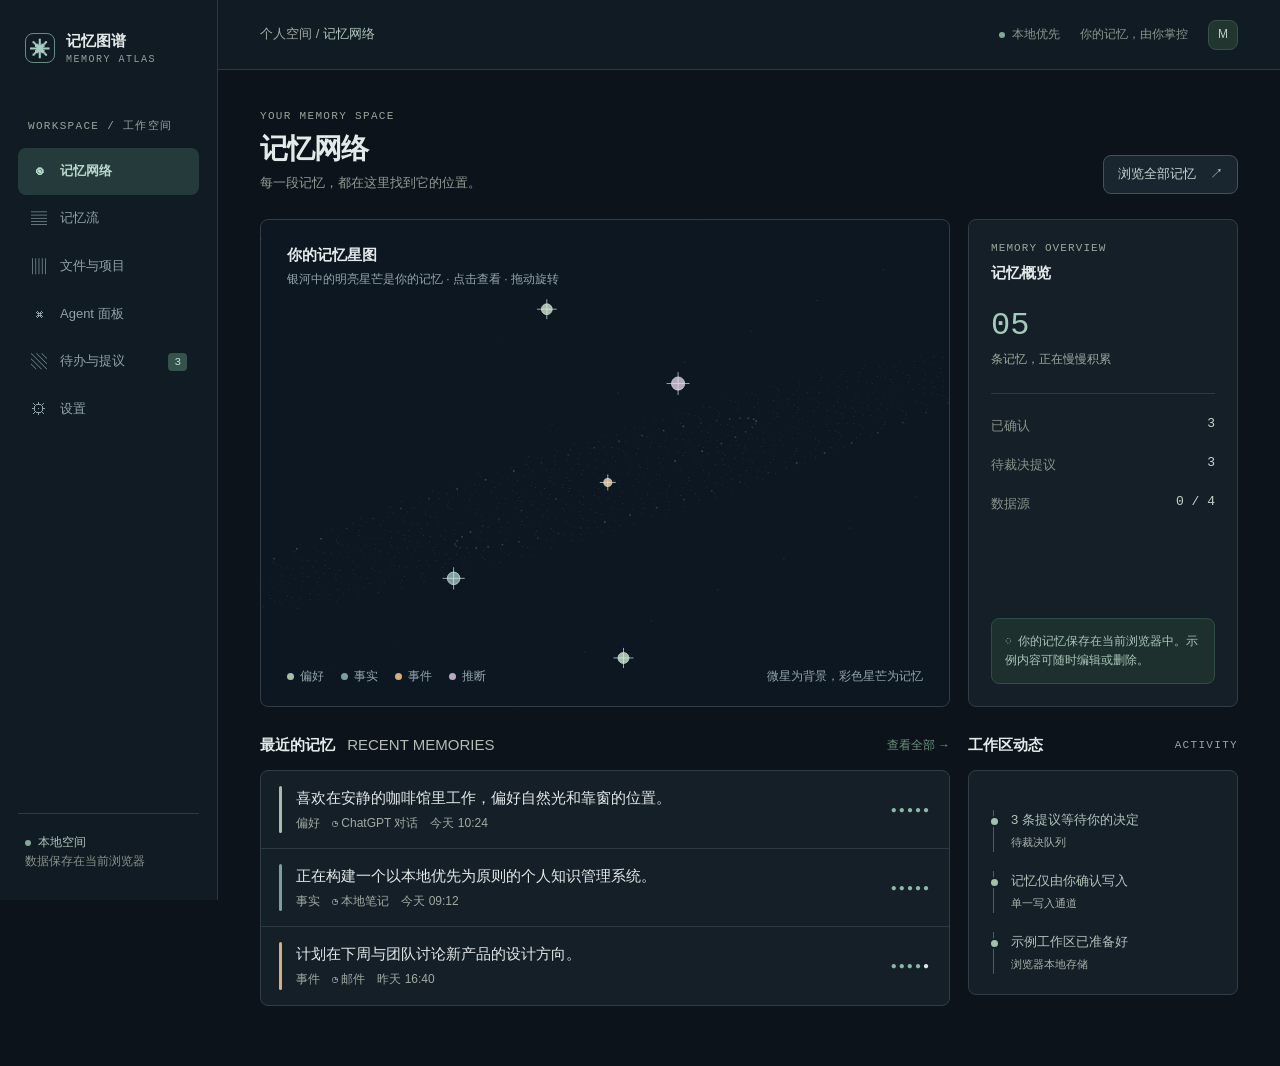
<file: index.html>
<!doctype html>
<html lang="zh-CN"><head><meta charset="utf-8"><meta name="viewport" content="width=device-width,initial-scale=1"><title>记忆图谱 · 个人记忆工作台</title><style>

:root{--ink:#252d2a;--muted:#858d86;--line:#e1e5df;--paper:#f6f7f3;--green:#356c5d;--sage:#a1bcae;--orange:#c68955}*{box-sizing:border-box}body{margin:0;background:var(--paper);color:var(--ink);font:13px/1.6 -apple-system,BlinkMacSystemFont,"Segoe UI","Microsoft YaHei",sans-serif}button,input,select,textarea{font:inherit}button{cursor:pointer}button:focus-visible,input:focus-visible,select:focus-visible{outline:2px solid var(--green);outline-offset:2px}.app{display:flex;min-height:100vh}.side{width:218px;flex:none;background:#fbfcf9;border-right:1px solid var(--line);padding:29px 18px;display:flex;flex-direction:column;position:fixed;top:0;bottom:0}.brand{display:flex;gap:11px;align-items:center;font-size:15px;font-weight:650;padding:0 7px}.brandmark{width:30px;height:30px;border:1px solid #6d9481;border-radius:8px;display:grid;place-items:center;color:var(--green);font-size:20px}.brand small{display:block;color:#98a099;font:10px/1.2 monospace;letter-spacing:.15em;margin-top:1px}.nav-label,.eyebrow{font:11px/1.5 monospace;letter-spacing:.12em;color:#9ba39c}.nav-label{margin:52px 10px 13px}.nav button{width:100%;border:0;background:none;text-align:left;padding:11px 12px;border-radius:8px;color:#737d76;display:flex;gap:13px;align-items:center}.nav button:hover,.nav button.active{background:#e8efea;color:#315e4e;font-weight:600}.nav .count{margin-left:auto;font:11px monospace;background:#d7e4da;padding:3px 6px;border-radius:4px}.ico{width:17px;text-align:center;font-size:16px}.side-bottom{margin-top:auto;border-top:1px solid var(--line);padding:19px 7px 0;color:#89928b;font-size:12px}.side-bottom strong{display:block;color:#50635a;font-weight:500}.dot{display:inline-block;width:6px;height:6px;background:#82a994;border-radius:50%;margin-right:7px}.main{margin-left:218px;min-width:0;width:calc(100% - 218px)}header{height:70px;border-bottom:1px solid var(--line);background:#fbfcf9;display:flex;align-items:center;justify-content:space-between;padding:0 42px}.crumb{color:#a3aaa4}.crumb b{color:#536158;font-weight:500}.top-right{display:flex;gap:20px;align-items:center;color:#8c968e;font-size:12px}.avatar{width:30px;height:30px;border:1px solid #d9e2da;border-radius:8px;display:grid;place-items:center;color:#4e6f5c;background:#eef3ed}.content{max-width:1510px;margin:auto;padding:38px 42px 60px}.heading{display:flex;justify-content:space-between;align-items:flex-end;margin-bottom:25px}.heading h1{font-size:28px;line-height:1.35;margin:5px 0 6px;font-weight:600;letter-spacing:-.04em}.heading p{margin:0;color:#929b94}.btn{border:1px solid #d8e0d9;background:#fff;color:#51645a;padding:8px 14px;border-radius:8px}.btn:hover{border-color:#8eae9b}.btn.primary{background:#356c5d;border-color:#356c5d;color:white}.btn.danger{color:#a54c45}.hero-grid{display:grid;grid-template-columns:minmax(0,1fr) 270px;gap:18px}.panel{border:1px solid var(--line);border-radius:8px;background:#fff}.network{height:488px;position:relative;overflow:hidden;background:#f8faf7}.network-top{position:absolute;top:23px;left:26px;z-index:2}.network-top h2,.section-title{font-size:15px;margin:0;font-weight:600}.network-top p{margin:3px 0;color:#a0a9a1;font-size:12px}.network canvas{width:100%;height:100%;display:block;cursor:grab}.network-foot{position:absolute;bottom:20px;left:26px;right:26px;display:flex;justify-content:space-between;align-items:center;color:#9aa49c;font-size:12px}.legend{display:flex;gap:17px}.legend i,.type-dot{display:inline-block;width:7px;height:7px;border-radius:50%;margin-right:6px}.insight{padding:22px;display:flex;flex-direction:column}.panel-kicker{font:11px monospace;color:#9ba69d;letter-spacing:.1em}.insight h3{font-size:15px;margin:7px 0 23px}.big{font:32px/1.1 monospace;color:#3b6a59}.sub{color:#a0a9a1;font-size:12px;margin-top:7px}.stats{border-top:1px solid #eef0ed;margin-top:24px;padding-top:13px}.stat{display:flex;justify-content:space-between;padding:9px 0;color:#89938b}.stat b{font:13px monospace;color:#4b5b50}.insight-note{margin-top:auto;background:#f3f7f3;border:1px solid #e5ede5;padding:13px;border-radius:8px;color:#738b7b;font-size:12px}.lower{display:grid;grid-template-columns:minmax(0,1fr) 270px;gap:18px;margin-top:26px}.section-head{display:flex;justify-content:space-between;align-items:center;margin-bottom:13px}.link{border:0;background:none;color:#6c927e;padding:0;font-size:12px}.memory-row{display:flex;align-items:center;gap:14px;padding:15px 18px;border-bottom:1px solid #eff1ee;cursor:pointer}.memory-row:last-child{border-bottom:0}.memory-row:hover{background:#fafcf9}.stripe{width:3px;align-self:stretch;min-height:36px;border-radius:2px}.row-body{flex:1;min-width:0}.row-title{font:15px/1.6 "Songti SC",SimSun,serif;overflow:hidden;text-overflow:ellipsis;white-space:nowrap}.meta{font-size:12px;color:#a2aaa3;margin-top:4px}.meta span{margin-right:12px}.confidence{letter-spacing:2px;color:#83a994;font-size:10px;white-space:nowrap}.activity{padding:20px}.activity-item{border-left:1px solid #dce7dd;margin:19px 0 0 4px;padding:0 0 1px 17px;position:relative;color:#728078}.activity-item:before{content:'';position:absolute;width:7px;height:7px;background:#a4bfae;border:2px solid white;border-radius:50%;left:-5px;top:6px}.activity-item small{display:block;color:#aab2ab;margin-top:3px}.filters{display:flex;gap:8px;flex-wrap:wrap;margin-bottom:20px}.filters select,.filters input{border:1px solid var(--line);background:white;border-radius:8px;padding:9px 12px;color:#66756a}.filters input{min-width:200px}.day{font-size:12px;color:#9ca69d;margin:24px 0 10px}.page-panel{padding:22px}.agent{display:grid;grid-template-columns:1.3fr 1.5fr 1fr 1fr;gap:20px;padding:22px;border-bottom:1px solid var(--line);align-items:center}.agent:last-child{border:0}.agent h3{font-size:15px;margin:0 0 3px}.agent p,.dim{color:#98a29a;font-size:12px;margin:0}.tag{display:inline-block;background:#edf4ef;color:#688674;border:1px solid #e1ece3;border-radius:4px;padding:2px 7px;font-size:11px;margin:2px}.proposal{padding:20px;border-bottom:1px solid var(--line)}.proposal:last-child{border:0}.proposal-head{display:flex;gap:12px;align-items:center}.proposal-head h3{margin:0;font-size:15px;flex:1}.compare{display:grid;grid-template-columns:1fr 1fr;gap:12px;margin:17px 0}.compare>div{background:#f8faf7;border:1px solid #edf0ec;border-radius:8px;padding:15px}.compare label{font-size:11px;color:#9aa69c}.compare p{font:15px/1.7 "Songti SC",SimSun,serif}.compare .new{border-color:#d2e5d6;background:#f5faf5}.actions{display:flex;gap:8px}.empty{padding:45px;text-align:center;color:#a0aaa1}.detail-grid{display:grid;grid-template-columns:1fr 330px;gap:18px}.detail-body{padding:28px;min-height:330px}.detail-body textarea{width:100%;min-height:150px;padding:15px;border:1px solid var(--line);border-radius:8px;font:15px/1.7 "Songti SC",SimSun,serif;resize:vertical}.detail-side .panel{padding:19px;margin-bottom:12px}.detail-side h3{font-size:13px;margin:0 0 12px}.settings-row{padding:19px 0;border-bottom:1px solid var(--line);display:flex;justify-content:space-between;gap:20px;align-items:center}.settings-row:last-child{border:0}.settings-row h3{font-size:15px;margin:0 0 4px}.settings-row p{margin:0;color:#9aa49c;font-size:12px}.switch{accent-color:#4d856c}.notice{border:1px solid #e8e4d8;background:#faf9f3;color:#91856d;padding:12px 15px;border-radius:8px;margin-bottom:18px}.mono{font-family:monospace}.hidden{display:none!important}@media(max-width:900px){.side{width:64px;padding:25px 8px}.brand span,.brand small,.nav-label,.nav button span:not(.ico),.side-bottom{display:none}.brand{padding:0 8px}.nav{margin-top:45px}.nav button{justify-content:center}.main{margin-left:64px;width:calc(100% - 64px)}header{padding:0 20px}.content{padding:28px 20px}.hero-grid,.lower,.detail-grid{grid-template-columns:1fr}.insight{min-height:220px}.network{height:420px}.agent{grid-template-columns:1fr 1fr}}@media(max-width:550px){.top-right span{display:none}.heading{align-items:start;gap:12px}.heading h1{font-size:24px}.network{height:350px}.legend{gap:7px}.network-foot{font-size:10px}.agent,.compare{grid-template-columns:1fr}.content{padding:22px 14px}}



:root{--ink:#e4e9e9;--muted:#84929a;--line:#303d47;--paper:#0c131a;--green:#86b7ad;--sage:#83a99c;--orange:#c9a376;color-scheme:dark}body{background:#0c131a;color:#e4e9e9}.side,header{background:#111b23;border-color:#293741}.brandmark{border-color:#658d88;color:#a3ccc0}.nav button{color:#91a2aa}.nav button:hover,.nav button.active{background:#253a3b;color:#b9d8ce}.nav .count{background:#35524d;color:#c2ddd3}.side-bottom, .stats{border-color:#2d3a42}.side-bottom strong,.crumb b{color:#b2c6be}.avatar{background:#23352f;border-color:#37504a;color:#b5d1c2}.panel{background:#141f28;border-color:#303d47}.network{background:#0d1721}.network-top p,.network-foot{color:#94a6aa}.insight-note{background:#1d302d;border-color:#304c44;color:#aac5b9}.big{color:#a3cbb9}.stat b{color:#c2d5ca}.memory-row{border-color:#2b3942}.memory-row:hover{background:#1b2b33}.confidence{color:#8ab7a6}.activity-item{border-color:#49615b;color:#b2c3bb}.activity-item:before{border-color:#141f28}.btn{background:#192630;border-color:#40535a;color:#c4d4ce}.btn.primary{background:#638e7e;border-color:#638e7e;color:#0c1915}.btn:hover{border-color:#91baaa}.btn.danger{color:#e2a199}.tag{background:#203630;border-color:#314d43;color:#a9c7b6}.filters input,.filters select,.detail-body textarea{background:#15232d;border-color:#34444d;color:#d6e1df}.compare>div{background:#101c25;border-color:#33434b}.compare .new{background:#192e2b;border-color:#456c5b}.notice{background:#28271f;border-color:#4a4738;color:#c6baa0}.settings-row,.agent,.proposal{border-color:#303d47}.switch{accent-color:#83b5a1}.folder-layout{display:grid;grid-template-columns:240px 1fr;min-height:420px}.folder-list{border-right:1px solid var(--line);padding:15px}.folder-item{width:100%;text-align:left;border:0;background:transparent;color:#a8b9bd;padding:10px;border-radius:8px;display:flex;justify-content:space-between}.folder-item.active,.folder-item:hover{background:#263b3b;color:#d1e2d8}.file-pane{padding:22px;min-width:0}.file-line,.todo-line,.usage-line{display:flex;gap:12px;align-items:center;border-bottom:1px solid var(--line);padding:14px 0}.file-line:last-child,.todo-line:last-child,.usage-line:last-child{border:0}.file-line .maintext,.todo-line .maintext,.usage-line .maintext{flex:1;min-width:0}.file-line select{max-width:140px;background:#17252d;color:#c0d0cd;border:1px solid #40535a;border-radius:6px;padding:5px}.smallbtn{border:0;background:none;color:#9ebcb0;cursor:pointer}.done{text-decoration:line-through;color:#788992}.node-card{position:absolute;right:22px;top:75px;width:260px;background:#16252d;border:1px solid #405955;border-radius:8px;padding:17px;z-index:2}.node-card h3{margin:8px 0;font:15px/1.6 "Songti SC",SimSun,serif}.node-card p{font-size:12px;color:#9cafab}.node-card button{margin-top:8px}.node-close{float:right;border:0;background:none;color:#b2c6be}.space-key{display:flex;gap:14px;flex-wrap:wrap;color:#95aaa7;font-size:12px;margin-top:12px}.todo-add{display:flex;gap:8px;margin-bottom:8px}.todo-add input,.usage-form input,.usage-form select,.doc-form input,.doc-form textarea{background:#101c25;border:1px solid #3a4b53;border-radius:8px;color:#e1ebe7;padding:10px}.todo-add input{flex:1;min-width:0}.usage-form,.doc-form{display:flex;gap:8px;flex-wrap:wrap;margin:15px 0}.usage-form input{width:130px}.doc-form input,.doc-form textarea{width:100%}.doc-form textarea{min-height:140px}.section-sub{color:#8b9d9b;margin:4px 0 15px;font-size:12px}@media(max-width:700px){.folder-layout{grid-template-columns:1fr}.folder-list{border-right:0;border-bottom:1px solid var(--line)}.node-card{width:210px;right:10px;top:75px}.usage-form input{width:105px}}

</style>


</head><body><div class="app"><aside class="side"><div class="brand"><div class="brandmark">✳</div><div><span>记忆图谱</span><small>MEMORY ATLAS</small></div></div><div class="nav-label">WORKSPACE / 工作空间</div><nav class="nav"><button data-page="home"><span class="ico">◉</span><span>记忆网络</span></button><button data-page="stream"><span class="ico">▤</span><span>记忆流</span></button><button data-page="files"><span class="ico">▥</span><span>文件与项目</span></button><button data-page="agents"><span class="ico">⌘</span><span>Agent 面板</span></button><button data-page="queue"><span class="ico">▧</span><span>待办与提议</span><span class="count" id="queueCount">3</span></button><button data-page="settings"><span class="ico">⚙</span><span>设置</span></button></nav><div class="side-bottom"><strong><i class="dot"></i>本地空间</strong>数据保存在当前浏览器</div></aside><main class="main"><header><div class="crumb">个人空间 <span> / </span> <b id="crumb">记忆网络</b></div><div class="top-right"><span><i class="dot"></i>本地优先</span><span>你的记忆，由你掌控</span><div class="avatar">M</div></div></header><div id="view" class="content"></div></main></div><input type="file" id="file" accept=".txt,.md,.json,.csv" multiple hidden><input type="file" id="docFile" accept=".txt,.md,.json,.csv" multiple hidden><script>

const initial=[{id:'MEM-0082',type:'偏好',content:'喜欢在安静的咖啡馆里工作，偏好自然光和靠窗的位置。',source:'ChatGPT 对话',time:'今天 10:24',scope:'个人',status:'已确认',confidence:5,subject:'工作习惯'},{id:'MEM-0081',type:'事实',content:'正在构建一个以本地优先为原则的个人知识管理系统。',source:'本地笔记',time:'今天 09:12',scope:'工作',status:'已确认',confidence:5,subject:'个人项目'},{id:'MEM-0080',type:'事件',content:'计划在下周与团队讨论新产品的设计方向。',source:'邮件',time:'昨天 16:40',scope:'工作',status:'待确认',confidence:4,subject:'产品讨论'},{id:'MEM-0079',type:'推断',content:'近期对个人数据主权和长期记忆系统表现出持续兴趣。',source:'DeepSeek 对话',time:'昨天 11:08',scope:'个人',status:'推断',confidence:3,subject:'兴趣'},{id:'MEM-0078',type:'偏好',content:'阅读时更喜欢简洁的界面和清晰的信息层级。',source:'网页收藏',time:'10月29日',scope:'个人',status:'已确认',confidence:4,subject:'设计偏好'}];
const initialQ=[{id:'P-014',agent:'DeepSeek · 归纳 Agent',target:'MEM-0082',text:'偏好在有自然光的安静空间工作，尤其喜欢咖啡馆的靠窗位置。',reason:'发现更完整的表述'}, {id:'P-013',agent:'ChatGPT · 关联 Agent',target:'MEM-0079',text:'持续关注个人数据主权、长期记忆和本地优先软件。',reason:'关联近期主题'}, {id:'P-012',agent:'WorkBuddy · 整理 Agent',target:'MEM-0080',text:'下周计划与团队讨论新产品设计方向，并整理会议要点。',reason:'补充事件上下文'}];
const colors={'偏好':'#a8bda9','事实':'#7b9fa0','事件':'#d6ad7b','推断':'#b8a8bd'};let memories=JSON.parse(localStorage.getItem('atlas_memories')||'null')||initial, queue=JSON.parse(localStorage.getItem('atlas_queue')||'null')||initialQ, versions=JSON.parse(localStorage.getItem('atlas_versions')||'{}'), page='home';const view=document.getElementById('view');function save(){localStorage.setItem('atlas_memories',JSON.stringify(memories));localStorage.setItem('atlas_queue',JSON.stringify(queue));localStorage.setItem('atlas_versions',JSON.stringify(versions));document.getElementById('queueCount').textContent=queue.length}function esc(s){return String(s??'').replace(/[&<>"']/g,c=>({'&':'&amp;','<':'&lt;','>':'&gt;','"':'&quot;',"'":'&#39;'}[c]))}function title(en,cn,desc,action=''){return `<div class="heading"><div><div class="eyebrow">${en}</div><h1>${cn}</h1><p>${desc}</p></div>${action}</div>`}function row(m){return `<div class="memory-row" data-memory="${esc(m.id)}"><div class="stripe" style="background:${colors[m.type]||'#a8bda9'}"></div><div class="row-body"><div class="row-title">${esc(m.content)}</div><div class="meta"><span>${esc(m.type)}</span><span>◷ ${esc(m.source)}</span><span>${esc(m.time)}</span></div></div><div class="confidence" title="置信度 ${m.confidence}/5">${'●'.repeat(m.confidence)}<span style="color:#e0e7e1">${'●'.repeat(5-m.confidence)}</span></div></div>`}function go(p){page=p;render();window.scrollTo(0,0)}function baseRender(){save();document.querySelectorAll('.nav button').forEach(b=>b.classList.toggle('active',b.dataset.page===page));document.getElementById('crumb').textContent=({home:'记忆网络',stream:'记忆流',agents:'Agent 面板',queue:'待裁决',settings:'设置',detail:'记忆详情',files:'文件与项目'})[page];if(page==='home'){view.innerHTML=title('YOUR MEMORY SPACE','记忆网络','每一段记忆，都在这里找到它的位置。',`<button class="btn" data-go="stream">浏览全部记忆 <span style="margin-left:10px">↗</span></button>`)+`<div class="hero-grid"><div class="panel network"><div class="network-top"><h2>你的记忆星图</h2><p>探索记忆之间的联系 · 拖动旋转网络</p></div><canvas id="network"></canvas><div class="network-foot"><div class="legend"><span><i style="background:#a8bda9"></i>偏好</span><span><i style="background:#7b9fa0"></i>事实</span><span><i style="background:#d6ad7b"></i>事件</span><span><i style="background:#b8a8bd"></i>推断</span></div><span>● 节点代表一条记忆</span></div></div><div class="panel insight"><div class="panel-kicker">MEMORY OVERVIEW</div><h3>记忆概览</h3><div class="big">${String(memories.length).padStart(2,'0')}</div><div class="sub">条记忆，正在慢慢积累</div><div class="stats"><div class="stat"><span>已确认</span><b>${memories.filter(x=>x.status==='已确认').length}</b></div><div class="stat"><span>待裁决提议</span><b>${queue.length}</b></div><div class="stat"><span>数据源</span><b>0 / 4</b></div></div><div class="insight-note">◌ &nbsp;你的记忆保存在当前浏览器中。示例内容可随时编辑或删除。</div></div></div><div class="lower"><section><div class="section-head"><h2 class="section-title">最近的记忆 <span style="color:#b4bdb5;font-weight:400;margin-left:8px">RECENT MEMORIES</span></h2><button class="link" data-go="stream">查看全部 →</button></div><div class="panel">${memories.slice(0,3).map(row).join('')||'<div class="empty">还没有记忆</div>'}</div></section><section><div class="section-head"><h2 class="section-title">工作区动态</h2><span class="eyebrow">ACTIVITY</span></div><div class="panel activity"><div class="activity-item">${queue.length} 条提议等待你的决定<small>待裁决队列</small></div><div class="activity-item">记忆仅由你确认写入<small>单一写入通道</small></div><div class="activity-item">示例工作区已准备好<small>浏览器本地存储</small></div></div></section></div>`;drawNetwork();return}if(page==='stream'){view.innerHTML=title('MEMORY STREAM','记忆流','沿着时间，回看那些值得记住的片段。',`<button class="btn primary" id="add">＋ 新建记忆</button>`)+`<div class="filters"><input id="search" placeholder="搜索记忆内容或来源"><select id="type"><option value="">所有类型</option>${Object.keys(colors).map(x=>`<option>${x}</option>`).join('')}</select><select id="scope"><option value="">所有 scope</option><option>个人</option><option>工作</option></select><select id="status"><option value="">所有状态</option><option>已确认</option><option>待确认</option><option>推断</option></select><select id="range"><option value="">全部时间</option><option>今天</option><option>昨天</option></select><label style="margin-left:auto;padding:9px;color:#758479"><input type="checkbox" id="inferred"> 仅推断</label></div><div id="streamList"></div>`;let update=()=>{let a=memories.filter(m=>(!type.value||m.type===type.value)&&(!scope.value||m.scope===scope.value)&&(!status.value||m.status===status.value)&&(!range.value||m.time.startsWith(range.value))&&(!inferred.checked||m.type==='推断')&&(!search.value||`${m.content}${m.source}`.toLowerCase().includes(search.value.toLowerCase())));streamList.innerHTML=a.length?['今天','昨天','更早'].map(d=>{let g=a.filter(m=>d==='更早'?!m.time.startsWith('今天')&&!m.time.startsWith('昨天'):m.time.startsWith(d));return g.length?`<div class="day">${d} · ${g.length} 条</div><div class="panel">${g.map(row).join('')}</div>`:''}).join(''):'<div class="panel empty">没有符合条件的记忆</div>'};document.querySelectorAll('.filters input,.filters select').forEach(e=>e.oninput=update);update();return}if(page==='agents'){view.innerHTML=title('AGENT WORKSPACE','Agent 面板','多个视角协作，所有写入都由你决定。')+`<div class="notice">当前为演示配置。DeepSeek、WorkBuddy 和 ChatGPT 尚未连接，运行记录与采纳率仅为示例。</div><div class="panel">${[['DeepSeek','归纳 Agent','从对话中提取事实与偏好','个人、工作','事实 / 偏好','2 小时前 · 2 条','86%'],['WorkBuddy','整理 Agent','梳理工作事件与行动线索','工作','事件 / 事实','昨天 · 1 条','91%'],['ChatGPT','关联 Agent','发现相关主题并提出关联','个人、工作','推断 / 偏好','昨天 · 1 条','78%']].map(a=>`<div class="agent"><div><div class="eyebrow">${a[0]}</div><h3>${a[1]}</h3><p>${a[2]}</p></div><div><p>可读 scope</p><span class="tag">${a[3]}</span><p>可提议类型</p><span class="tag">${a[4]}</span></div><div><p>最近一次运行</p><div>${a[5]}</div></div><div><p>累计提议采纳率</p><div class="mono" style="font-size:20px;color:#537e68">${a[6]}</div></div></div>`).join('')}</div>`;return}if(page==='queue'){view.innerHTML=title('REVIEW QUEUE','待裁决','Agent 的提议不会直接写入，最终决定权始终在你手中。')+`<div class="filters"><button class="btn" id="selectAll">全选</button><button class="btn" id="bulkAccept">批量采纳</button><button class="btn danger" id="bulkReject">批量驳回</button></div><div class="panel">${queue.map(q=>{let m=memories.find(x=>x.id===q.target);return `<div class="proposal"><div class="proposal-head"><input type="checkbox" class="pick" value="${q.id}"><div><div class="eyebrow">${q.id} / ${q.agent}</div><h3>${q.reason}</h3></div><span class="tag" style="margin-left:auto">待裁决</span></div><div class="compare"><div><label>当前记忆 · ${q.target}</label><p>${esc(m?.content||'原记忆已删除')}</p></div><div class="new"><label>新提议 · 内容变化</label><p>${esc(q.text)}</p></div></div><div class="actions"><button class="btn primary" data-decide="accept" data-id="${q.id}">采纳（覆盖）</button><button class="btn" data-decide="merge" data-id="${q.id}">合并</button><button class="btn" data-decide="reject" data-id="${q.id}">驳回</button></div></div>`}).join('')||'<div class="empty">所有提议都已处理</div>'}</div>`;return}if(page==='settings'){view.innerHTML=title('PREFERENCES','设置','管理数据来源、隐私和你的本地空间。')+`<div class="panel page-panel"><div class="eyebrow">DATA SOURCES</div><h2 class="section-title">数据源连接</h2>${['聊天 · DeepSeek / WorkBuddy / 豆包','邮件','本地文件','网页'].map((x,i)=>`<div class="settings-row"><div><h3>${x}</h3><p>${i===2?'可手动导入文本文件作为记忆草稿':'尚未连接 · 自动同步与提取尚不可用'}</p></div>${i===2?'<button class="btn" id="import">导入文件</button>':'<span class="tag">未连接</span>'}</div>`).join('')}</div><div class="panel page-panel" style="margin-top:16px"><div class="eyebrow">PRIVACY</div><h2 class="section-title">隐私分级</h2><p class="dim">仅本地类型不会发送至外部服务。当前版本没有外部服务连接。</p>${Object.keys(colors).map(t=>`<div class="settings-row"><div><h3>${t}</h3><p>仅保留在本地</p></div><input class="switch privacy" type="checkbox" data-type="${t}" ${JSON.parse(localStorage.getItem('atlas_privacy')||'{}')[t]!==false?'checked':''}></div>`).join('')}</div><div class="panel page-panel" style="margin-top:16px"><div class="eyebrow">YOUR DATA</div><h2 class="section-title">数据管理</h2><div class="settings-row"><div><h3>导出全部数据</h3><p>导出记忆与资料元数据。上传的原文件不包含在 JSON 中，请在文件库单独下载备份。</p></div><button class="btn" id="export">导出 JSON</button></div><div class="settings-row"><div><h3>清空所有数据</h3><p>删除此浏览器中保存的全部记忆与提议。</p></div><button class="btn danger" id="clear">清空数据</button></div></div>`;return}if(page==='detail'){let m=memories.find(x=>x.id===window.selected);if(!m){go('stream');return}view.innerHTML=title('MEMORY DETAIL',m.id,'查看、修正或删除这条记忆。',`<button class="btn" data-go="stream">← 返回记忆流</button>`)+`<div class="detail-grid"><div class="panel detail-body"><div class="meta"><span class="tag">${m.type}</span><span>${m.scope}</span><span>${m.status}</span></div><h2 class="section-title" style="margin:25px 0 12px">记忆内容</h2><textarea id="editContent">${esc(m.content)}</textarea><div class="actions" style="margin-top:15px"><button class="btn primary" id="saveMemory">保存修改</button><button class="btn danger" id="deleteMemory">删除记忆</button></div></div><div class="detail-side"><div class="panel"><h3>来源</h3><div>${esc(m.source)}</div><p class="dim">${esc(m.time)} · ${m.sourceText?'导入内容保存在本地':'示例来源，无原始链接'}</p>${m.sourceText?`<details><summary>查看原始内容</summary><p style="white-space:pre-wrap">${esc(m.sourceText)}</p></details>`:''}</div><div class="panel"><h3>版本链</h3>${(versions[m.id]||[{text:m.content,by:'示例数据',time:'创建时'}]).slice().reverse().map(v=>`<div class="activity-item">${esc(v.by)} · ${esc(v.time)}<small>${esc(v.text)}</small></div>`).join('')}</div><div class="panel"><h3>关联记忆</h3><p class="dim">主题：${esc(m.subject)}</p>${memories.filter(x=>x.id!==m.id&&x.subject===m.subject).map(row).join('')||'<p class="dim">暂无关联记忆</p>'}</div></div></div>`}}
function record(m,by){(versions[m.id]??=[]).push({text:m.content,by,time:new Date().toLocaleString('zh-CN')})}function decide(id,action){let q=queue.find(x=>x.id===id);if(!q)return;let m=memories.find(x=>x.id===q.target);if(action!=='reject'&&!m){alert('原记忆已删除，无法采纳或合并。');return}if(action!=='reject'){record(m,'修改前');m.content=action==='merge'?m.content+' '+q.text:q.text;record(m,'用户'+(action==='merge'?'合并':'采纳'));}queue=queue.filter(x=>x.id!==id)}
document.addEventListener('click',e=>{let nav=e.target.closest('[data-page]'),link=e.target.closest('[data-go]'),mr=e.target.closest('[data-memory]'),dec=e.target.closest('[data-decide]');if(nav)go(nav.dataset.page);if(link)go(link.dataset.go);if(mr){window.selected=mr.dataset.memory;go('detail')}if(dec){decide(dec.dataset.id,dec.dataset.decide);render()}if(e.target.id==='add'){let text=prompt('输入要保存的记忆：');if(text?.trim()){let m={id:'MEM-'+Date.now(),type:'事实',content:text.trim(),source:'手动创建',time:'今天 刚刚',scope:'个人',status:'已确认',confidence:5,subject:'手动记忆'};memories.unshift(m);save();render()}}if(e.target.id==='saveMemory'){let m=memories.find(x=>x.id===window.selected),text=document.getElementById('editContent').value.trim();if(!text)return alert('记忆内容不能为空');record(m,'修改前');m.content=text;record(m,'用户编辑');save();render()}if(e.target.id==='deleteMemory'&&confirm('确定删除这条记忆？')){memories=memories.filter(x=>x.id!==window.selected);delete versions[window.selected];save();go('stream')}if(e.target.id==='selectAll')document.querySelectorAll('.pick').forEach(x=>x.checked=true);if(e.target.id==='bulkAccept'||e.target.id==='bulkReject'){let ids=[...document.querySelectorAll('.pick:checked')].map(x=>x.value);ids.forEach(id=>decide(id,e.target.id==='bulkAccept'?'accept':'reject'));render()}if(e.target.id==='import')document.getElementById('file').click();if(e.target.id==='export'){let blob=new Blob([JSON.stringify({memories,queue,versions,folders,documents,todos,usage,privacy:JSON.parse(localStorage.getItem('atlas_privacy')||'{}')},null,2)],{type:'application/json'}),a=document.createElement('a');a.href=URL.createObjectURL(blob);a.download='memory-atlas.json';a.click();URL.revokeObjectURL(a.href)}if(e.target.id==='clear'&&confirm('确定要清空所有本地数据吗？')&&confirm('再次确认：此操作不可撤销。')){memories=[];queue=[];versions={};folders=[];documents=[];todos=[];usage=[];purgeBlobs();saveExtra();localStorage.removeItem('atlas_privacy');save();render()}});document.addEventListener('change',e=>{if(e.target.classList.contains('privacy')){let p=JSON.parse(localStorage.getItem('atlas_privacy')||'{}');p[e.target.dataset.type]=e.target.checked;localStorage.setItem('atlas_privacy',JSON.stringify(p))}});document.getElementById('file').addEventListener('change',async e=>{for(let f of e.target.files){let text=await f.text();if(text.trim())memories.unshift({id:'MEM-'+Date.now()+'-'+Math.random().toString(36).slice(2,5),type:'事实',content:text.trim().slice(0,300),source:f.name,sourceText:text,time:'今天 刚刚',scope:'个人',status:'待确认',confidence:3,subject:f.name})}save();e.target.value='';go('stream')});
function drawNetwork(){
 let c=document.getElementById('network'),ctx=c.getContext('2d'),angle=0,drag=false,moved=false,last=0,projected=[];
 const stars=Array.from({length:160},(_,i)=>({x:((i*73)%997)/997,y:((i*193+37)%991)/991,r:i%13===0?1.1:.55}));
 function draw(){if(!document.body.contains(c))return;let w=c.clientWidth,h=c.clientHeight,dpr=devicePixelRatio||1;if(c.width!==w*dpr||c.height!==h*dpr){c.width=w*dpr;c.height=h*dpr}ctx.setTransform(dpr,0,0,dpr,0,0);ctx.clearRect(0,0,w,h);ctx.fillStyle='#8196a1';stars.forEach(s=>{ctx.globalAlpha=.23;ctx.fillRect(s.x*w,s.y*h,s.r,s.r)});ctx.globalAlpha=1;
 let radius=Math.min(w*.34,h*.36),cx=w*.47,cy=h*.54,n=memories.length;projected=memories.map((m,i)=>{let y=n===1?0:1-(i/(n-1))*2,r=Math.sqrt(Math.max(.05,1-y*y)),a=i*2.399+angle,z=Math.sin(a)*r,scale=1+z*.18;return {m,x:cx+Math.cos(a)*r*radius*scale,y:cy+y*radius*scale,z}});
 for(let i=0;i<projected.length;i++)for(let j=i+1;j<projected.length;j++){let a=projected[i],b=projected[j];if(a.m.subject===b.m.subject){ctx.strokeStyle='rgba(112,153,147,.3)';ctx.lineWidth=1;ctx.beginPath();ctx.moveTo(a.x,a.y);ctx.lineTo(b.x,b.y);ctx.stroke()}}
 projected.slice().sort((a,b)=>a.z-b.z).forEach(p=>{ctx.fillStyle=colors[p.m.type]||'#aec9c1';ctx.beginPath();ctx.arc(p.x,p.y,4+(p.z+1)*1.5,0,Math.PI*2);ctx.fill();ctx.strokeStyle='#d6e8df';ctx.lineWidth=.7;ctx.stroke();let ray=8+(p.z+1)*2;ctx.beginPath();ctx.moveTo(p.x-ray,p.y);ctx.lineTo(p.x+ray,p.y);ctx.moveTo(p.x,p.y-ray);ctx.lineTo(p.x,p.y+ray);ctx.stroke()});if(!drag)angle+=.001;requestAnimationFrame(draw)}
 c.onpointerdown=e=>{drag=true;moved=false;last=e.clientX;c.setPointerCapture(e.pointerId)};c.onpointermove=e=>{if(drag){let dx=e.clientX-last;if(Math.abs(dx)>2)moved=true;angle+=dx*.008;last=e.clientX}};c.onpointerup=e=>{drag=false;if(moved)return;let rect=c.getBoundingClientRect(),x=e.clientX-rect.left,y=e.clientY-rect.top,hit=projected.slice().reverse().find(p=>Math.hypot(p.x-x,p.y-y)<16);if(hit)showNode(hit.m)};draw()}
function showNode(m){let old=document.getElementById('nodeCard');if(old)old.remove();let card=document.createElement('div');card.id='nodeCard';card.className='node-card';card.innerHTML=`<button class="node-close" id="closeNode" aria-label="关闭">×</button><div class="eyebrow">${esc(m.id)} / ${esc(m.type)}</div><h3>${esc(m.content)}</h3><p>主题：${esc(m.subject)}<br>${esc(m.source)} · ${esc(m.time)}</p><button class="btn" data-memory="${esc(m.id)}">查看完整记忆 →</button>`;document.querySelector('.network').appendChild(card)}
let folders=JSON.parse(localStorage.getItem('atlas_folders')||'[]'),documents=JSON.parse(localStorage.getItem('atlas_documents')||'[]'),todos=JSON.parse(localStorage.getItem('atlas_todos')||'[]'),usage=JSON.parse(localStorage.getItem('atlas_usage')||'[]'),currentFolder='all',editingDoc=null;
function saveExtra(){localStorage.setItem('atlas_folders',JSON.stringify(folders));localStorage.setItem('atlas_documents',JSON.stringify(documents));localStorage.setItem('atlas_todos',JSON.stringify(todos));localStorage.setItem('atlas_usage',JSON.stringify(usage))}
function render(){if(page==='files'){renderFiles();return}baseRender();if(page==='home'){let p=document.querySelector('.network-top p');if(p)p.textContent='每个节点是一条记忆 · 拖动旋转，点击查看';let f=document.querySelector('.network-foot > span');if(f)f.textContent=memories.length?'选择节点，探索你的记忆':'还没有记忆，先去添加一条';}
 if(page==='queue'){document.querySelector('#crumb').textContent='待办与提议';let heading=document.querySelector('.heading');heading.querySelector('h1').textContent='待办与提议';heading.querySelector('p').textContent='把想做的事记下来，也在这里审阅 Agent 的提议。';let box=document.createElement('section');box.className='panel page-panel';box.style.marginBottom='25px';box.innerHTML=`<div class="eyebrow">YOUR TO-DO BOOK</div><h2 class="section-title">待办记忆簿</h2><p class="section-sub">${todos.filter(x=>!x.done).length} 件待完成 · 保存在此浏览器</p><form class="todo-add" id="todoForm"><input id="todoInput" placeholder="添加一件待办事项…" required><input id="todoDate" type="date" aria-label="截止日期"><button class="btn primary">添加待办</button></form><div>${todos.map(t=>`<div class="todo-line"><input type="checkbox" data-todo-check="${t.id}" ${t.done?'checked':''}><div class="maintext ${t.done?'done':''}">${esc(t.text)}<div class="dim">${t.date?'截止 '+esc(t.date):'无截止日期'}</div></div><button class="smallbtn" data-todo-edit="${t.id}">编辑</button><button class="smallbtn" data-todo-delete="${t.id}">删除</button></div>`).join('')||'<div class="empty">从一件小事开始，添加你的第一条待办。</div>'}</div>`;heading.after(box);let filters=document.querySelector('.filters');filters.insertAdjacentHTML('beforebegin','<div class="section-head"><h2 class="section-title">Agent 提议</h2><span class="dim">仅在你确认后写入记忆</span></div>')}
 if(page==='agents'){let section=document.createElement('section');section.className='panel page-panel';section.style.marginTop='18px';section.innerHTML=`<div class="eyebrow">TOKEN LEDGER</div><h2 class="section-title">对话 Token 记录</h2><p class="section-sub">模型尚未连接；可手动记录服务商返回的实际用量。不会自动估算。</p><form id="usageForm" class="usage-form"><select id="usageAgent"><option>DeepSeek</option><option>WorkBuddy</option><option>豆包</option></select><input id="usageTitle" placeholder="对话标题" required><input id="usageInput" type="number" min="0" placeholder="输入 Token" required><input id="usageOutput" type="number" min="0" placeholder="输出 Token" required><button class="btn">添加记录</button></form><div class="dim">累计 ${usage.reduce((a,x)=>a+x.input+x.output,0).toLocaleString()} tokens · ${usage.length} 条对话</div>${usage.map(x=>`<div class="usage-line"><div class="maintext"><strong>${esc(x.title)}</strong><div class="dim">${esc(x.agent)} · ${esc(x.date)} · 手动记录</div></div><span class="mono">${x.input.toLocaleString()} in / ${x.output.toLocaleString()} out</span><b class="mono">${(x.input+x.output).toLocaleString()}</b><button class="smallbtn" data-usage-delete="${x.id}">删除</button></div>`).join('')||'<div class="empty">暂无对话用量记录</div>'}`;view.appendChild(section)} }
function renderFiles(){save();document.querySelectorAll('.nav button').forEach(b=>b.classList.toggle('active',b.dataset.page==='files'));document.getElementById('crumb').textContent='文件与项目';let visible=currentFolder==='all'?documents:documents.filter(d=>d.folder===currentFolder),folder=folders.find(f=>f.id===currentFolder);view.innerHTML=title('FILES & PROJECTS','文件与项目','为想法、项目和文档建立属于自己的秩序。',`<div class="actions"><button class="btn" id="importDoc">导入文本</button><button class="btn primary" id="newDoc">＋ 新建文档</button></div>`)+`<div class="panel folder-layout"><div class="folder-list"><div class="section-head"><span class="eyebrow">FOLDERS</span><button class="smallbtn" id="newFolder">＋ 新建</button></div><button class="folder-item ${currentFolder==='all'?'active':''}" data-folder="all"><span>▤ &nbsp;全部文档</span><span>${documents.length}</span></button>${folders.map(f=>`<button class="folder-item ${currentFolder===f.id?'active':''}" data-folder="${f.id}"><span>▱ &nbsp;${esc(f.name)}</span><span>${documents.filter(d=>d.folder===f.id).length}</span></button>`).join('')}</div><div class="file-pane"><div class="section-head"><div><h2 class="section-title">${folder?esc(folder.name):'全部文档'}</h2><p class="section-sub">${visible.length} 份文档 · 本地保存</p></div>${folder?'<button class="btn" id="renameFolder">重命名 / 删除</button>':''}</div>${editingDoc!==null?`<form class="doc-form" id="docForm"><input id="docTitle" placeholder="文档标题" value="${esc(documents.find(x=>x.id===editingDoc)?.title||'')}" required><textarea id="docBody" placeholder="写下项目、笔记或想法…">${esc(documents.find(x=>x.id===editingDoc)?.body||'')}</textarea><button class="btn primary">保存文档</button><button class="btn" type="button" id="cancelDoc">取消</button></form>`:''}<div>${visible.map(d=>`<div class="file-line"><span style="font-size:20px;color:#86aca3">▤</span><div class="maintext"><strong>${esc(d.title)}</strong><div class="dim">${esc(d.updated)} · ${esc(d.body.slice(0,45)||'空白文档')}</div></div><select data-doc-move="${d.id}" aria-label="移动文档"><option value="">未分类</option>${folders.map(f=>`<option value="${f.id}" ${d.folder===f.id?'selected':''}>${esc(f.name)}</option>`).join('')}</select><button class="smallbtn" data-doc-edit="${d.id}">打开</button><button class="smallbtn" data-doc-delete="${d.id}">删除</button></div>`).join('')||'<div class="empty">这里还没有文档。创建文件夹或新建文档开始整理。</div>'}</div></div></div>`}
function uid(){return Date.now().toString(36)+Math.random().toString(36).slice(2,6)}
document.addEventListener('submit',e=>{if(e.target.id==='todoForm'){e.preventDefault();let text=document.getElementById('todoInput').value.trim();if(text){todos.unshift({id:uid(),text,date:document.getElementById('todoDate').value,done:false});saveExtra();render()}}if(e.target.id==='usageForm'){e.preventDefault();usage.unshift({id:uid(),agent:document.getElementById('usageAgent').value,title:document.getElementById('usageTitle').value.trim(),input:Number(document.getElementById('usageInput').value),output:Number(document.getElementById('usageOutput').value),date:new Date().toLocaleString('zh-CN')});saveExtra();render()}if(e.target.id==='docForm'){e.preventDefault();let d=documents.find(x=>x.id===editingDoc);if(!d){d={id:uid(),folder:currentFolder==='all'?'':currentFolder};documents.unshift(d)}d.title=document.getElementById('docTitle').value.trim();d.body=document.getElementById('docBody').value;d.updated=new Date().toLocaleString('zh-CN');editingDoc=null;saveExtra();render()}});
document.addEventListener('click',e=>{let el=e.target.closest('button');if(!el)return;if(el.id==='closeNode')document.getElementById('nodeCard')?.remove();if(el.id==='newFolder'){let name=prompt('文件夹名称');if(name?.trim()){let f={id:uid(),name:name.trim()};folders.push(f);currentFolder=f.id;saveExtra();render()}}if(el.dataset.folder){currentFolder=el.dataset.folder;editingDoc=null;render()}if(el.id==='renameFolder'){let f=folders.find(x=>x.id===currentFolder);let name=prompt('输入新名称；留空可删除文件夹（文档将移至未分类）',f.name);if(name===null)return;if(name.trim())f.name=name.trim();else if(confirm('删除文件夹？其中的文档会保留在未分类。')){documents.forEach(d=>{if(d.folder===f.id)d.folder=''});folders=folders.filter(x=>x.id!==f.id);currentFolder='all'}saveExtra();render()}if(el.id==='importDoc')document.getElementById('docFile').click();if(el.id==='newDoc'){editingDoc='new';render()}if(el.id==='cancelDoc'){editingDoc=null;render()}if(el.dataset.docEdit){editingDoc=el.dataset.docEdit;render()}if(el.dataset.docDelete&&confirm('删除这份文档？')){blobOp('readwrite',el.dataset.docDelete).catch(()=>{});documents=documents.filter(x=>x.id!==el.dataset.docDelete);saveExtra();render()}if(el.dataset.todoEdit){let t=todos.find(x=>x.id===el.dataset.todoEdit),v=prompt('编辑待办',t.text);if(v?.trim()){t.text=v.trim();saveExtra();render()}}if(el.dataset.todoDelete&&confirm('删除这条待办？')){todos=todos.filter(x=>x.id!==el.dataset.todoDelete);saveExtra();render()}if(el.dataset.usageDelete){usage=usage.filter(x=>x.id!==el.dataset.usageDelete);saveExtra();render()}});
document.getElementById('docFile').addEventListener('change',async e=>{for(const f of e.target.files){let body=await f.text();documents.unshift({id:uid(),title:f.name,body,folder:currentFolder==='all'?'':currentFolder,updated:new Date().toLocaleString('zh-CN')})}try{saveExtra();render()}catch(err){alert('浏览器存储空间不足，导入未能保存。');documents=JSON.parse(localStorage.getItem('atlas_documents')||'[]')}e.target.value=''});
document.addEventListener('change',e=>{if(e.target.dataset.todoCheck){let t=todos.find(x=>x.id===e.target.dataset.todoCheck);t.done=e.target.checked;saveExtra();render()}if(e.target.dataset.docMove){let d=documents.find(x=>x.id===e.target.dataset.docMove);d.folder=e.target.value;saveExtra();render()}});
render();

</script>
<script>
// Memory Atlas: browser-local binary library and structured intake.
const dbReady=new Promise((resolve,reject)=>{const r=indexedDB.open('atlas_library',1);r.onupgradeneeded=()=>r.result.createObjectStore('files');r.onsuccess=()=>resolve(r.result);r.onerror=()=>reject(r.error)});
async function blobOp(mode,key,value){const db=await dbReady;return new Promise((resolve,reject)=>{const tx=db.transaction('files',mode),store=tx.objectStore('files');let r=value!==undefined?store.put(value,key):mode==='readonly'?store.get(key):store.delete(key);tx.oncomplete=()=>resolve(r.result);tx.onerror=()=>reject(tx.error)})}
async function purgeBlobs(){let db=await dbReady;db.transaction('files','readwrite').objectStore('files').clear()}
const oldRender=render;
render=function(){oldRender();if(page==='agents'){let ledger=view.lastElementChild;view.innerHTML=title('CONNECTED INTELLIGENCE','Agent 与连接','DeepSeek · WorkBuddy · 豆包')+`<div class="panel page-panel"><p class="section-sub">登录官方平台和授权本资料库是两个独立步骤。当前没有平台凭证，也没有自动同步。</p>${[['DeepSeek','官方 API 凭证','https://platform.deepseek.com/','https://api-docs.deepseek.com/'],['WorkBuddy','需注册 OAuth 应用、配置回调及授权范围','https://open.workbuddy.cn/','https://open.workbuddy.cn/docs/third-party-app'],['豆包','火山方舟 API 凭证','https://console.volcengine.com/ark/','https://docs.volcengine.com/docs/ark/doubao-assistant?lang=zh']].map(a=>`<div class="settings-row"><div><h3>${a[0]}</h3><p>${a[1]} · 尚未配置 · 未同步</p></div><div class="actions"><a class="btn" target="_blank" rel="noopener" href="${a[2]}">登录官方平台 ↗</a><a class="btn" target="_blank" rel="noopener" href="${a[3]}">接入说明 ↗</a></div></div>`).join('')}</div>`;view.appendChild(ledger)}if(page==='stream'){document.querySelector('.heading').insertAdjacentHTML('afterend','<div class="section-head"><span class="dim">结构化录入：项目、日期与关键词一起保存</span><button class="btn" id="organizeMemories">整理分类建议</button></div>')}if(page==='home'){document.querySelector('.network-top p').textContent='银河中的明亮星芒是你的记忆 · 点击查看 · 拖动旋转';document.querySelector('.network-foot > span').textContent='微星为背景，彩色星芒为记忆'}};
const sheet=document.createElement('dialog');sheet.id='sheet';sheet.style.cssText='background:#15222d;color:#e2eae8;border:1px solid #47616a;border-radius:8px;width:min(640px,90vw);max-height:85vh;padding:25px';document.body.appendChild(sheet);
function openSheet(html){sheet.innerHTML='<button class="smallbtn" style="float:right" id="closeSheet">关闭 ×</button>'+html;sheet.showModal()}
function classify(text,date){let hits=folders.map(f=>({f,score:(f.keywords||f.name).split(/[,，\s/]+/).filter(k=>k.length>1&&text.toLowerCase().includes(k.toLowerCase())).length})).filter(x=>x.score).sort((a,b)=>b.score-a.score);return hits[0]?{folder:hits[0].f.id,label:hits[0].f.name,reason:'命中项目关键词'}:{folder:'',label:date?date.slice(0,7)+' 资料':'未分类',reason:date?'按资料日期归档':'没有关键词匹配'} }
function folderOptions(id){return '<option value="">未分类</option>'+folders.map(f=>`<option value="${f.id}" ${f.id===id?'selected':''}>${esc(f.name)}</option>`).join('')}
renderFiles=function(){save();document.querySelectorAll('.nav button').forEach(b=>b.classList.toggle('active',b.dataset.page==='files'));document.getElementById('crumb').textContent='文件与项目';let list=currentFolder==='all'?documents:documents.filter(d=>d.folder===currentFolder),f=folders.find(x=>x.id===currentFolder);view.innerHTML=title('LOCAL LIBRARY','文件与项目','Word、Excel、PPT、PDF、文本与图片，原文件保存在此浏览器。',`<div class="actions"><button class="btn" id="importBinary">上传文件</button><button class="btn primary" id="newDoc">＋ 新建文档</button></div>`)+`<div class="panel folder-layout"><div class="folder-list"><div class="section-head"><span class="eyebrow">PROJECT FOLDERS</span><button class="smallbtn" id="newFolder">＋ 新建</button></div><button class="folder-item ${currentFolder==='all'?'active':''}" data-folder="all">全部文档 <span>${documents.length}</span></button>${folders.map(x=>`<button class="folder-item ${currentFolder===x.id?'active':''}" data-folder="${x.id}">${esc(x.name)} <span>${documents.filter(d=>d.folder===x.id).length}</span></button>`).join('')}</div><div class="file-pane"><div class="section-head"><h2 class="section-title">${f?esc(f.name):'全部文档'}</h2>${f?'<div class="actions"><button class="btn" id="folderKeywords">分类关键词</button><button class="btn" id="renameFolder">重命名 / 删除</button></div>':''}</div><div id="dropZone" style="border:1px dashed #45616a;border-radius:8px;padding:22px;text-align:center;color:#9bb4bb;margin:18px 0">拖放文件到这里，或点击“上传文件”<div class="dim">原文件本地保存；图片与 PDF 可预览，Office 文件可下载后打开</div></div>${editingDoc!==null?`<form class="doc-form" id="docForm"><input id="docTitle" required placeholder="文档标题" value="${esc(documents.find(x=>x.id===editingDoc)?.title||'')}"><textarea id="docBody" placeholder="写下项目、笔记或想法…">${esc(documents.find(x=>x.id===editingDoc)?.body||'')}</textarea><button class="btn primary">保存文档</button><button type="button" class="btn" id="cancelDoc">取消</button></form>`:''}${list.map(d=>`<div class="file-line"><span class="tag">${esc((d.title.split('.').pop()||'TXT').slice(0,7).toUpperCase())}</span><div class="maintext"><strong>${esc(d.title)}</strong><div class="dim">${esc(d.updated)} · ${d.size?(d.size/1024).toFixed(1)+' KB':'文本笔记'}${d.binary?' · 原文件':''}</div></div><select data-doc-move="${d.id}" aria-label="移动文档">${folderOptions(d.folder)}</select>${d.binary?`<button class="smallbtn" data-preview="${d.id}">查看 / 下载</button>`:`<button class="smallbtn" data-doc-edit="${d.id}">打开</button>`}<button class="smallbtn" data-doc-delete="${d.id}">删除</button></div>`).join('')||'<div class="empty">此文件夹还没有资料</div>'}</div></div>`;let dz=document.getElementById('dropZone');dz.ondragover=e=>{e.preventDefault();dz.style.borderColor='#c5ded8'};dz.ondragleave=()=>dz.style.borderColor='#45616a';dz.ondrop=e=>{e.preventDefault();intakeFiles([...e.dataTransfer.files])}};
const binaryInput=document.createElement('input');binaryInput.type='file';binaryInput.multiple=true;binaryInput.hidden=true;document.body.appendChild(binaryInput);binaryInput.onchange=()=>{intakeFiles([...binaryInput.files]);binaryInput.value=''};
let pendingFiles=[];
async function intakeFiles(files){pendingFiles=[];for(const file of files){let body='';if(/\.(txt|md|csv|json|log)$/i.test(file.name))body=(await file.text()).slice(0,20000);let date=new Date(file.lastModified).toISOString().slice(0,10),c=classify(file.name+' '+body,date);pendingFiles.push({file,body,date,c})}openSheet(`<h2 class="section-title">确认导入与归档</h2><p class="section-sub">匹配文件名与纯文本关键词；Office 和图片不做内容识别。未匹配时按文件修改月份建议，你可更改目标。</p><form id="binaryForm">${pendingFiles.map((x,i)=>`<div class="settings-row"><div><strong>${esc(x.file.name)}</strong><p>${esc(x.date)} · ${esc(x.c.reason)} · 建议 ${esc(x.c.label)}</p></div><select class="btn" name="folder${i}">${folderOptions(currentFolder!=='all'?currentFolder:x.c.folder)}${!x.c.folder?`<option value="month">${esc(x.c.label)}</option>`:''}</select></div>`).join('')}<button class="btn primary" style="margin-top:18px">保存到本地资料库</button></form>`)}
document.addEventListener('submit',async e=>{if(e.target.id==='binaryForm'){e.preventDefault();let form=e.target,button=form.querySelector('button');button.disabled=true;try{for(let i=0;i<pendingFiles.length;i++){let x=pendingFiles[i],folder=form.elements['folder'+i].value;if(folder==='month'){let f=folders.find(f=>f.name===x.c.label);if(!f){f={id:uid(),name:x.c.label};folders.push(f)}folder=f.id}let id=uid();await blobOp('readwrite',id,x.file);documents.unshift({id,title:x.file.name,body:x.body,binary:true,mime:x.file.type,size:x.file.size,folder,date:x.date,updated:new Date().toLocaleString('zh-CN')})}saveExtra();sheet.close();render()}catch(err){button.disabled=false;alert('保存失败：浏览器存储空间不足或不可用。请减少文件后重试。')}}if(e.target.id==='memoryIntake'){e.preventDefault();let f=e.target,content=f.elements.content.value.trim(),date=f.elements.date.value,project=f.elements.project.value.trim()||classify(content,date).label;memories.unshift({id:'MEM-'+uid(),content,type:f.elements.type.value,scope:'个人',status:'已确认',confidence:5,subject:project,time:date,source:'结构化录入',keywords:f.elements.keywords.value.split(/[,，\s]+/).filter(Boolean)});save();sheet.close();render()}});
document.addEventListener('click',async e=>{let b=e.target.closest('button');if(!b)return;if(b.id==='closeSheet')sheet.close();if(b.id==='importBinary')binaryInput.click();if(b.id==='folderKeywords'){let f=folders.find(f=>f.id===currentFolder),v=prompt('设置此项目的分类关键词，用逗号分隔。',f.keywords||f.name);if(v!==null){f.keywords=v;saveExtra()}}if(b.dataset.preview){let d=documents.find(x=>x.id===b.dataset.preview),blob=await blobOp('readonly',d.id);if(!blob)return alert('本地原文件不存在');let url=URL.createObjectURL(blob),img=/^image\/(png|jpeg|gif|webp|bmp|avif|x-icon)/.test(blob.type),pdf=blob.type==='application/pdf';openSheet(`<h2 class="section-title">${esc(d.title)}</h2><p class="dim">${esc(d.mime||'原始文件')} · 保存在本地</p>${img?`<img style="max-width:100%;max-height:55vh;object-fit:contain" src="${url}" alt="图片预览">`:pdf?`<iframe title="PDF 预览" style="width:100%;height:55vh;border:0" src="${url}"></iframe>`:'<p>此格式保留完整原文件，请下载后使用对应应用打开。</p>'}<a class="btn" style="display:inline-block;margin-top:15px" href="${url}" download="${esc(d.title)}">下载原文件</a>`);sheet.addEventListener('close',()=>URL.revokeObjectURL(url),{once:true})}if(b.id==='organizeMemories'){let suggestions=memories.map(m=>({m,c:classify(m.content+' '+(m.keywords||[]).join(' '),/^\d{4}-\d{2}/.test(m.time)?m.time:'')})).filter(x=>x.c.folder&&x.c.label!==x.m.subject);openSheet(`<h2 class="section-title">项目分类建议</h2><p class="section-sub">根据你为文件夹设置的关键词匹配；采纳前不会更改记忆。</p>${suggestions.map(x=>`<div class="settings-row"><div>${esc(x.m.content)}<p>${esc(x.m.subject)} → ${esc(x.c.label)}</p></div><button class="btn" data-classify="${x.m.id}" data-project="${esc(x.c.label)}">采纳</button></div>`).join('')||'<p>暂无匹配建议。请在“文件与项目”中为文件夹设置分类关键词。</p>'}`)}if(b.dataset.classify){let m=memories.find(x=>x.id===b.dataset.classify);m.subject=b.dataset.project;save();b.textContent='已归类';b.disabled=true}},false);
document.addEventListener('click',e=>{let b=e.target.closest('button');if(b?.id==='add'){e.stopImmediatePropagation();openSheet(`<h2 class="section-title">录入一条记忆</h2><form id="memoryIntake" class="doc-form"><textarea name="content" required placeholder="发生了什么？"></textarea><input name="date" type="date" required value="${new Date().toISOString().slice(0,10)}"><input name="project" placeholder="所属项目（留空按关键词与月份建议）"><input name="keywords" placeholder="关键词，用逗号分隔"><select name="type" class="btn">${Object.keys(colors).map(t=>`<option>${t}</option>`).join('')}</select><button class="btn primary">保存记忆</button></form>`)}},true);
const baseGalaxy=drawNetwork;
drawNetwork=function(){baseGalaxy();let c=document.getElementById('network'),ctx=c.getContext('2d');let tick=0;function galaxy(){if(!document.body.contains(c))return;tick++;let w=c.clientWidth,h=c.clientHeight;ctx.save();ctx.globalCompositeOperation='destination-over';let tilt=-.3;for(let i=0;i<1100;i++){let a=i*2.39996,r=Math.sqrt((i+.5)/1100),x=Math.cos(a)*r*w*.6,y=Math.sin(a)*r*h*.1;let xx=w*.5+x*Math.cos(tilt)-y*Math.sin(tilt),yy=h*.54+x*Math.sin(tilt)+y*Math.cos(tilt);ctx.globalAlpha=.13+(i%7)*.035;ctx.fillStyle=i%4?'#9bb8cc':'#d7c9ac';ctx.fillRect(xx,yy,i%17===0?1.5:.65,i%17===0?1.5:.65)}ctx.restore();requestAnimationFrame(galaxy)}requestAnimationFrame(galaxy)};
render();

</script>
</body></html>
</file>
